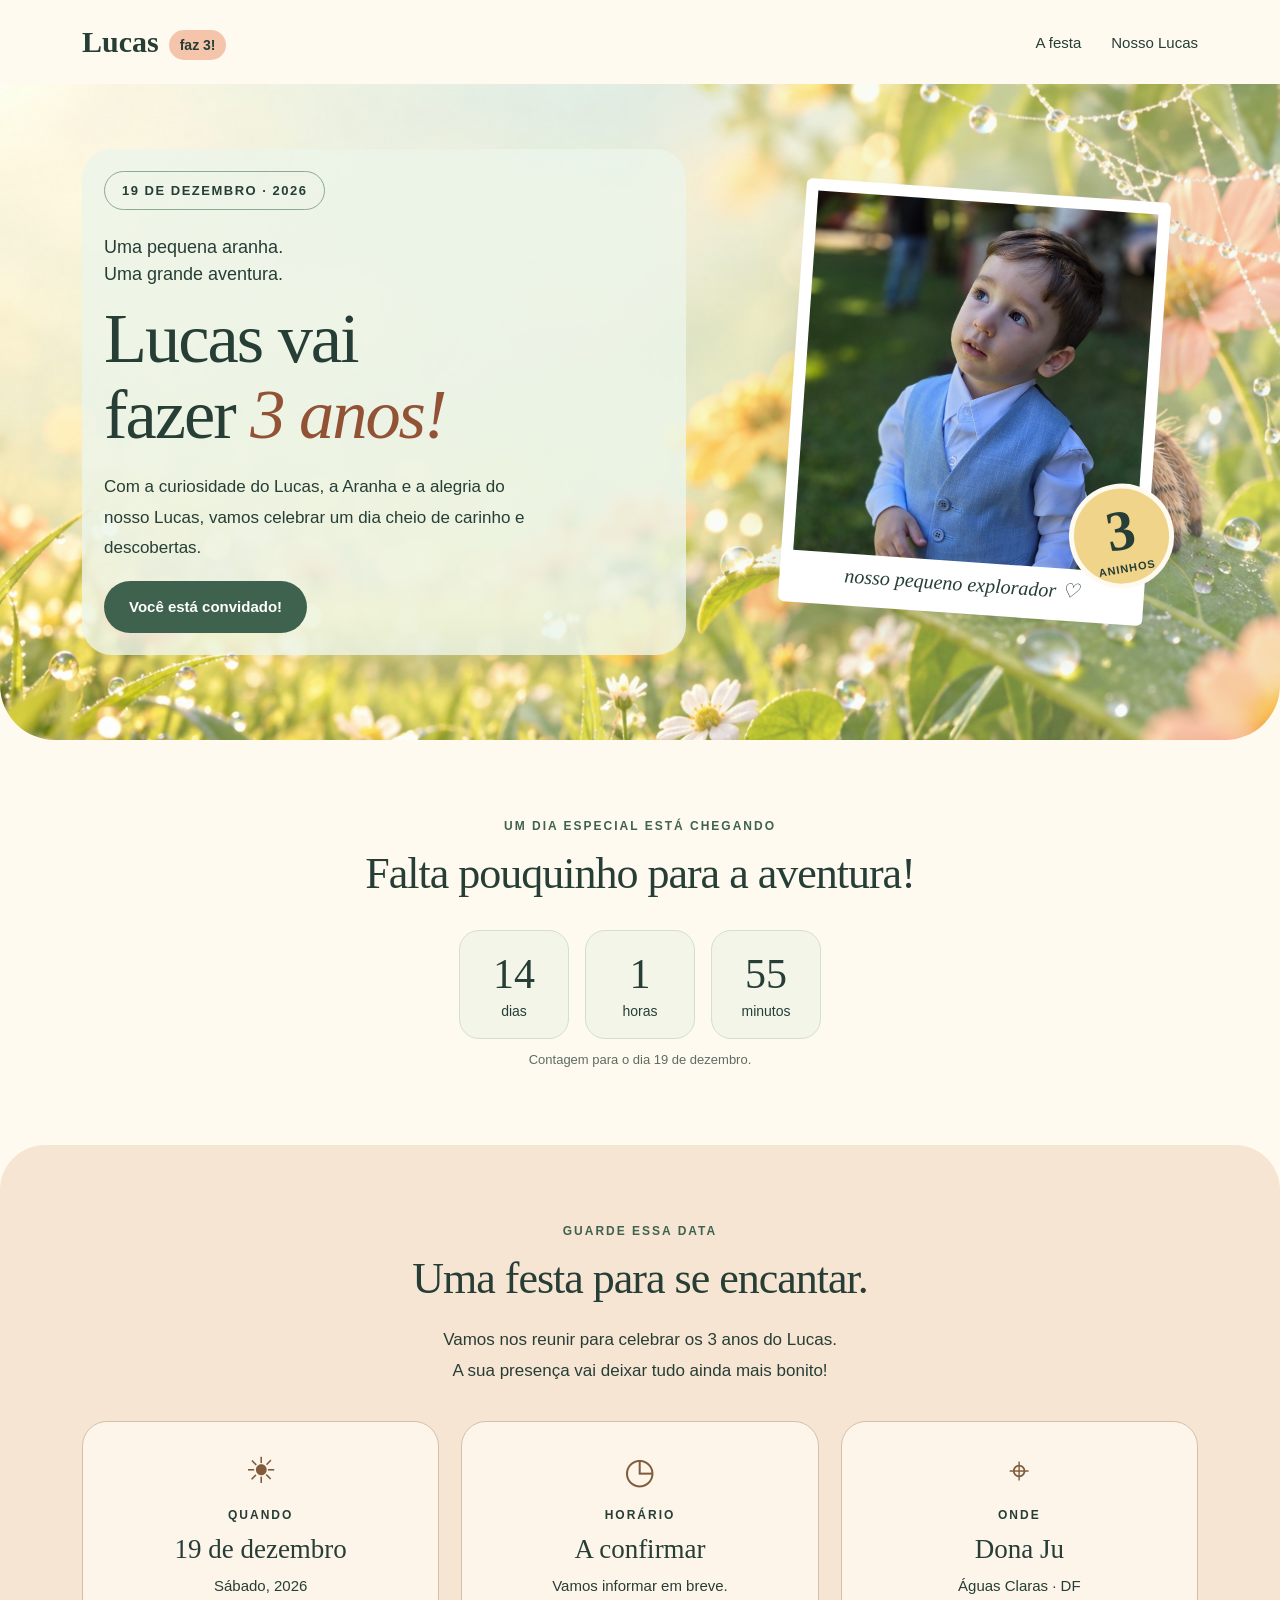
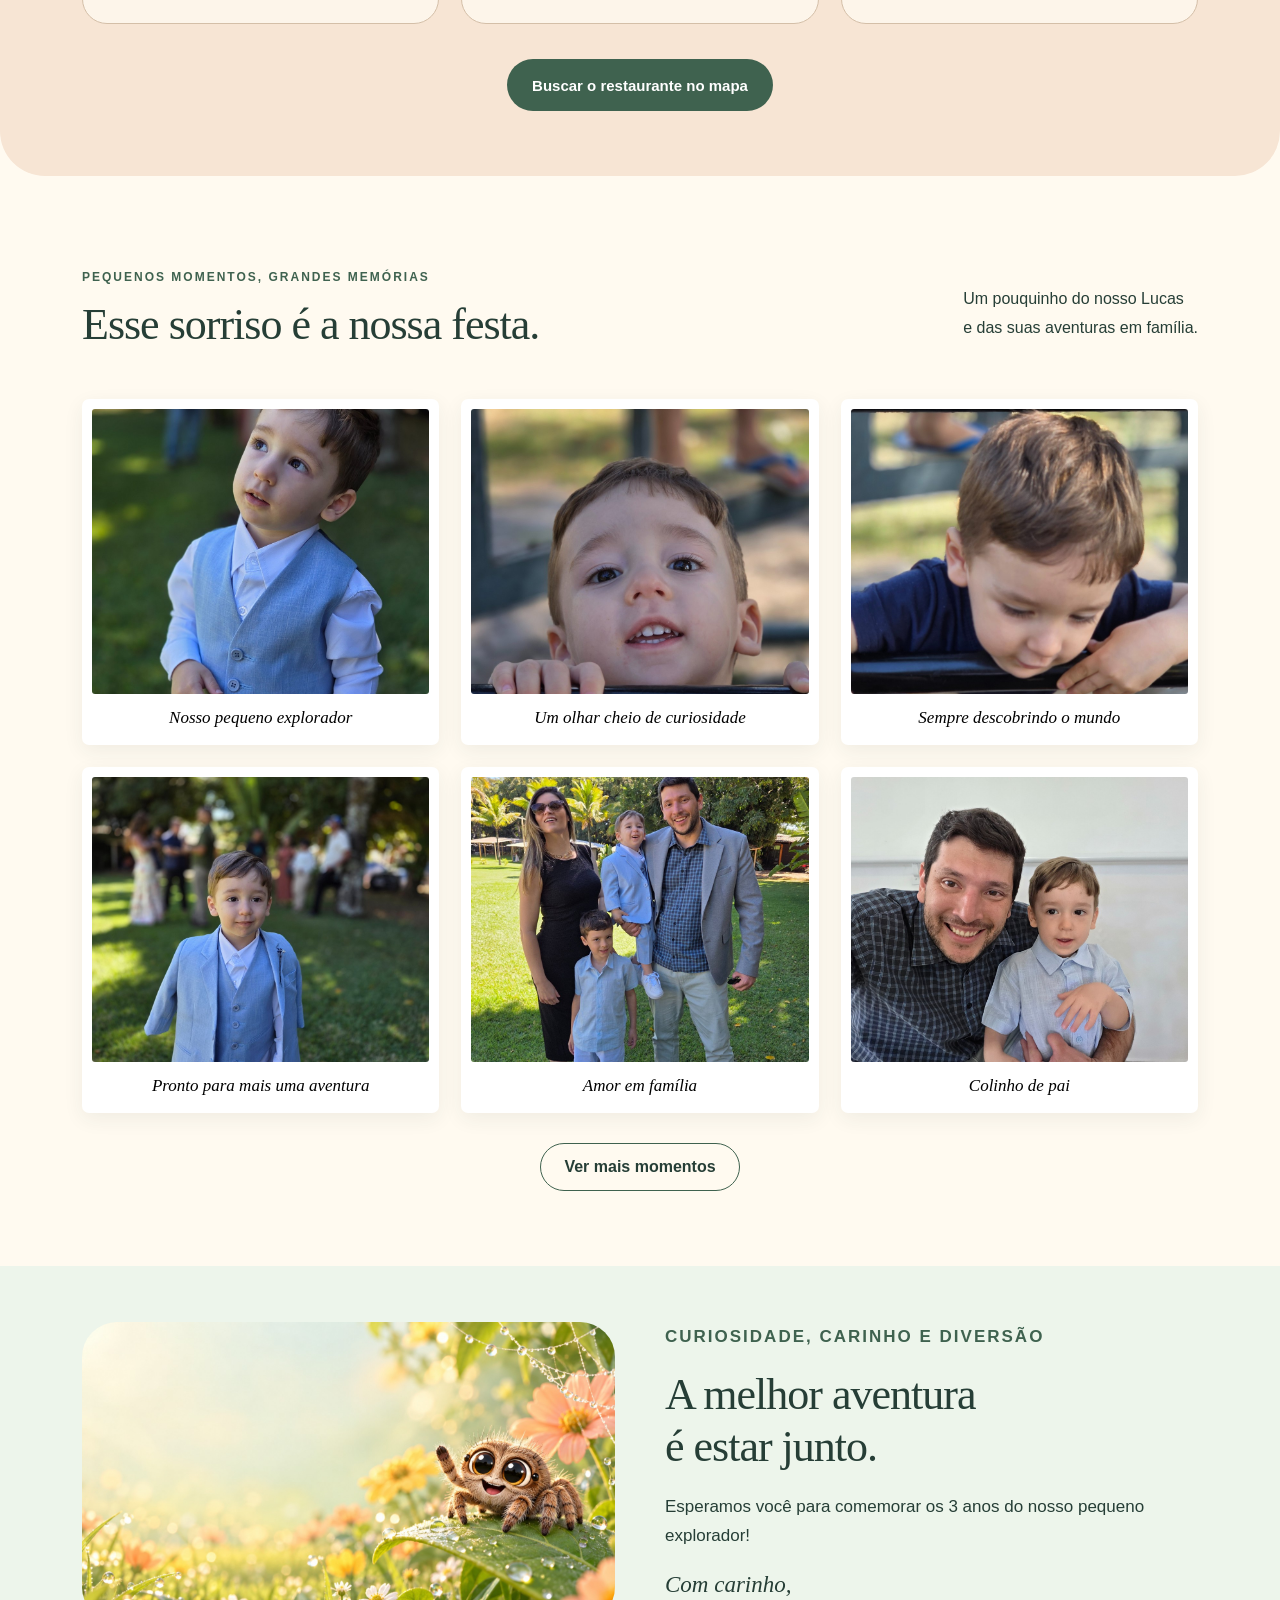
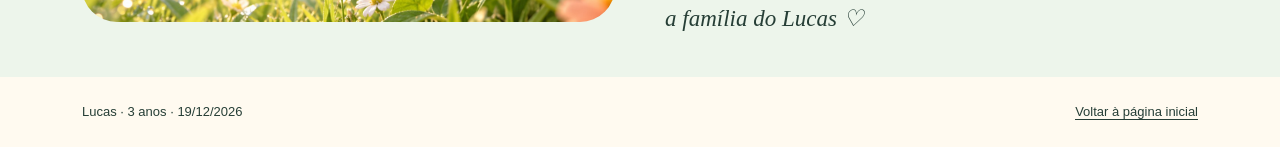
<file: lucas/index.html>
<!doctype html>
<html lang="pt-BR"><head><meta charset="utf-8"><meta name="viewport" content="width=device-width,initial-scale=1"><title>Lucas faz 3! • Uma festa no jardim</title><meta name="description" content="Venha comemorar os 3 anos do Lucas! Dia 19 de dezembro de 2026, no restaurante Dona Ju, em Águas Claras."><meta name="theme-color" content="#edf5eb"><link rel="stylesheet" href="styles.css"></head><body>
<header class="header wrap"><a class="logo" href="#inicio">Lucas<span>faz 3!</span></a><nav aria-label="Menu principal"><a href="#convite">A festa</a><a href="#fotos">Nosso Lucas</a></nav></header>
<main><section class="hero" id="inicio"><div class="wrap hero-grid"><div class="hero-copy"><div class="pill">19 DE DEZEMBRO · 2026</div><p class="intro">Uma pequena aranha.<br>Uma grande aventura.</p><h1>Lucas vai<br>fazer <em>3 anos!</em></h1><p class="lead">Com a curiosidade do Lucas, a Aranha e a alegria do nosso Lucas, vamos celebrar um dia cheio de carinho e descobertas.</p><a href="#convite" class="button">Você está convidado!</a></div><div class="portrait"><div class="photo-frame"><img src="assets/lucas-01.jpg" alt="Lucas de roupa azul, em um jardim" width="933" height="1400" fetchpriority="high"></div><div class="photo-label">nosso pequeno explorador ♡</div><span class="age-sticker">3<small>ANINHOS</small></span></div></div></section>
<section class="count wrap"><p class="kicker">UM DIA ESPECIAL ESTÁ CHEGANDO</p><h2 id="count-heading">Falta pouquinho para a aventura!</h2><div class="count-grid" id="count-grid"><div><strong id="days">—</strong><span>dias</span></div><div><strong id="hours">—</strong><span>horas</span></div><div><strong id="minutes">—</strong><span>minutos</span></div></div><p class="count-note" id="count-note">Contagem para o dia 19 de dezembro.</p></section>
<section class="invite" id="convite"><div class="wrap"><div class="section-head"><p class="kicker">GUARDE ESSA DATA</p><h2>Uma festa para se encantar.</h2><p>Vamos nos reunir para celebrar os 3 anos do Lucas.<br>A sua presença vai deixar tudo ainda mais bonito!</p></div><div class="invitation-grid"><article><span class="card-icon" aria-hidden="true">☀</span><p>QUANDO</p><h3>19 de dezembro</h3><span>Sábado, 2026</span></article><article><span class="card-icon" aria-hidden="true">◷</span><p>HORÁRIO</p><h3 id="party-time">A confirmar</h3><span id="time-note">Vamos informar em breve.</span></article><article><span class="card-icon" aria-hidden="true">⌖</span><p>ONDE</p><h3>Dona Ju</h3><span>Águas Claras · DF</span></article></div><div class="map-action"><a class="button dark" href="https://www.google.com/maps/search/?api=1&query=Restaurante+Dona+Ju+%C3%81guas+Claras+DF" target="_blank" rel="noopener noreferrer">Buscar o restaurante no mapa</a></div></div></section>
<section class="gallery-section wrap" id="fotos"><div class="gallery-heading"><div><p class="kicker">PEQUENOS MOMENTOS, GRANDES MEMÓRIAS</p><h2>Esse sorriso é a nossa festa.</h2></div><p>Um pouquinho do nosso Lucas<br>e das suas aventuras em família.</p></div><div class="gallery" id="gallery"></div><button type="button" class="more" id="show-more" aria-expanded="false" aria-controls="gallery">Ver mais momentos</button></section>
<section class="goodbye"><div class="wrap goodbye-inner"><img src="assets/jardim-aranha.jpg" alt="Lucas, a Aranha, sorrindo em uma folha no jardim" width="1536" height="1024" loading="lazy"><div><p class="kicker">CURIOSIDADE, CARINHO E DIVERSÃO</p><h2>A melhor aventura<br>é estar junto.</h2><p>Esperamos você para comemorar os 3 anos do nosso pequeno explorador!</p><span class="signature">Com carinho,<br>a família do Lucas ♡</span></div></div></section></main>
<footer class="wrap footer"><span>Lucas · 3 anos · 19/12/2026</span><a href="../">Voltar à página inicial</a></footer>
<dialog id="lightbox" aria-label="Foto ampliada"><button type="button" class="close" aria-label="Fechar foto">×</button><img id="large-photo" alt=""><p id="photo-caption"></p><div class="photo-controls"><button type="button" id="previous" aria-label="Foto anterior">Anterior</button><button type="button" id="next" aria-label="Próxima foto">Próxima</button></div></dialog><script src="script.js"></script></body></html>
</file>
<file: lucas/styles.css>
:root{--ink:#263e36;--green:#3f624f;--cream:#fffaf0;--mint:#edf5eb;--peach:#f4c5aa;--gold:#efd489}*{box-sizing:border-box}html{scroll-behavior:smooth;scroll-padding-top:25px}body{margin:0;color:var(--ink);background:var(--cream);font-family:Arial,Helvetica,sans-serif}button,a{-webkit-tap-highlight-color:transparent}a{color:inherit}button{font:inherit}a:focus-visible,button:focus-visible{outline:3px solid #ad6141;outline-offset:5px}.wrap{max-width:1180px;margin:auto;padding:0 32px}.header{display:flex;justify-content:space-between;align-items:center;padding-top:25px;padding-bottom:25px}.logo{text-decoration:none;font-family:Georgia,serif;font-size:30px;font-weight:bold}.logo span{font-family:Arial,sans-serif;font-size:14px;background:var(--peach);padding:7px 11px;border-radius:30px;margin-left:10px;vertical-align:middle}nav{display:flex;gap:30px;font-size:15px}nav a{text-decoration:none}.hero{background:var(--mint);border-radius:0 0 55px 55px;background-image:linear-gradient(90deg,#edf5bf00,#edf5eb55),url('assets/jardim-aranha.jpg');background-position:center;background-size:cover}.hero-grid{display:grid;grid-template-columns:1.15fr .85fr;gap:65px;align-items:center;padding-top:65px;padding-bottom:85px}.hero-copy{background:#edf5ebcf;padding:22px;border-radius:30px}.pill{display:inline-block;padding:11px 17px;border:1px solid #8eaa91;border-radius:30px;font-size:13px;letter-spacing:1.5px;font-weight:bold}.intro{font-size:18px;line-height:1.5;margin:24px 0 12px}h1{font:normal clamp(45px,5.5vw,74px)/1.08 Georgia,serif;letter-spacing:-2px;margin:0 0 20px}h1 em{font-style:italic;color:#925236}.lead{max-width:430px;font-size:17px;line-height:1.8}.button{display:inline-flex;text-align:center;align-items:center;justify-content:center;background:var(--green);color:white;padding:17px 25px;border-radius:40px;font-weight:bold;font-size:15px;text-decoration:none;min-height:52px}.button:hover{background:#2a4838}.portrait{position:relative;transform:rotate(4deg);max-width:365px;margin:auto;width:100%}.photo-frame{background:white;padding:12px 12px 52px;box-shadow:0 20px 45px #253e3620;border-radius:6px}.photo-frame img{display:block;width:100%;height:360px;object-fit:cover;object-position:center 28%}.photo-label{position:absolute;bottom:18px;width:100%;text-align:center;font:italic 20px Georgia,serif}.age-sticker{position:absolute;bottom:36px;right:-26px;display:flex;flex-direction:column;align-items:center;justify-content:center;width:105px;height:105px;border-radius:50%;background:var(--gold);font:bold 57px Georgia,serif;transform:rotate(-14deg);border:5px solid var(--cream)}.age-sticker small{font:bold 11px Arial,sans-serif;letter-spacing:1px}.count{text-align:center;padding-top:65px;padding-bottom:65px}.kicker{font-size:12px;font-weight:bold;letter-spacing:2px;line-height:1.6;color:var(--green)}h2{font:normal clamp(30px,3.5vw,44px)/1.18 Georgia,serif;letter-spacing:-1px;margin:12px 0 20px}.count-grid{display:flex;gap:16px;justify-content:center;margin-top:30px}.count-grid div{min-width:110px;border:1px solid #d4dfce;background:#f3f5e9;border-radius:20px;padding:19px}.count-grid strong{display:block;font:normal 42px Georgia,serif;font-variant-numeric:tabular-nums}.count-grid span{font-size:14px;display:block;margin-top:5px}.count-note{font-size:13px;color:#5e6c61}.invite{background:#f7e5d4;padding:65px 0;border-radius:45px}.section-head{text-align:center}.section-head>p:last-child{font-size:17px;line-height:1.8}.invitation-grid{display:grid;grid-template-columns:repeat(3,1fr);gap:22px;margin:35px 0}.invitation-grid article{text-align:center;border:1px solid #d4bfa8;border-radius:25px;background:#fffaf0c9;padding:28px 18px}.card-icon{font-size:36px;color:#805c3d}.invitation-grid article p{font-size:12px;letter-spacing:2px;font-weight:bold;margin:16px 0 12px}.invitation-grid h3{font:normal 27px Georgia,serif;margin:0 0 12px}.invitation-grid article>span:last-child{font-size:15px}.map-action{text-align:center}.gallery-section{padding-top:80px;padding-bottom:75px}.gallery-heading{display:flex;justify-content:space-between;align-items:center;gap:25px;margin-bottom:28px}.gallery-heading>p{font-size:16px;line-height:1.8}.gallery{display:grid;grid-template-columns:repeat(3,1fr);gap:22px}.gallery button{background:white;border:0;padding:10px 10px 17px;box-shadow:0 6px 20px #253e3612;cursor:pointer;border-radius:7px;transition:transform .2s}.gallery button:hover{transform:translateY(-5px) rotate(-1deg)}.gallery img{width:100%;height:285px;object-fit:cover;border-radius:3px;display:block}.gallery span{font:italic 17px Georgia,serif;display:block;margin-top:14px}.gallery button[hidden]{display:none}.more{display:block;margin:30px auto 0;padding:14px 23px;border:1px solid var(--green);background:transparent;color:var(--ink);border-radius:30px;cursor:pointer;font-weight:bold}.goodbye{background:var(--mint);padding:40px 0}.goodbye-inner{display:grid;grid-template-columns:1fr 1fr;gap:50px;align-items:center}.goodbye img{width:100%;height:300px;object-fit:cover;object-position:right;border-radius:35px}.goodbye p{font-size:17px;line-height:1.7}.signature{font:italic 23px/1.5 Georgia,serif}.footer{padding-top:27px;padding-bottom:27px;display:flex;justify-content:space-between;gap:20px;font-size:13px}.footer a{text-decoration:none;border-bottom:1px solid}.footer a:hover{color:#925236}dialog{border:0;border-radius:18px;background:#fffaf0;padding:20px;width:min(90vw,850px);max-height:92vh;overflow:auto;color:var(--ink)}dialog::backdrop{background:#142d25d9}dialog>img{max-width:100%;max-height:65vh;display:block;margin:22px auto 0;object-fit:contain}.close{position:absolute;right:12px;top:8px;border:0;background:var(--cream);font-size:30px;cursor:pointer;width:44px;height:44px}.photo-controls{display:flex;justify-content:center;gap:20px}.photo-controls button{padding:12px 18px;background:var(--green);color:white;border:0;border-radius:30px;cursor:pointer}#photo-caption{text-align:center;font:italic 20px Georgia,serif}@media(max-width:750px){.wrap{padding-left:22px;padding-right:22px}.header{padding-top:20px;padding-bottom:20px}.logo{font-size:25px}nav{gap:15px;font-size:14px}.logo span{font-size:12px;padding:6px 8px;margin-left:5px}.hero-grid{grid-template-columns:1fr;gap:30px;padding-top:25px;padding-bottom:50px}.hero-copy{padding:16px}.hero{background-position:75% center}.portrait{max-width:290px}.photo-frame img{height:315px}.hero h1{font-size:52px}.age-sticker{right:-12px}.invitation-grid{grid-template-columns:1fr}.gallery{grid-template-columns:repeat(2,1fr);gap:12px}.gallery img{height:220px}.gallery span{font-size:15px}.gallery-heading{display:block}.goodbye-inner{grid-template-columns:1fr;gap:25px}.goodbye img{height:230px}.count-grid{gap:10px}.count-grid div{min-width:90px;padding:15px}.footer{flex-direction:column;align-items:center}.gallery-section{padding-top:50px;padding-bottom:50px}}@media(max-width:390px){.gallery img{height:185px}.hero h1{font-size:46px}}@media(prefers-reduced-motion:reduce){html{scroll-behavior:auto}.gallery button{transition:none}}
</file>
